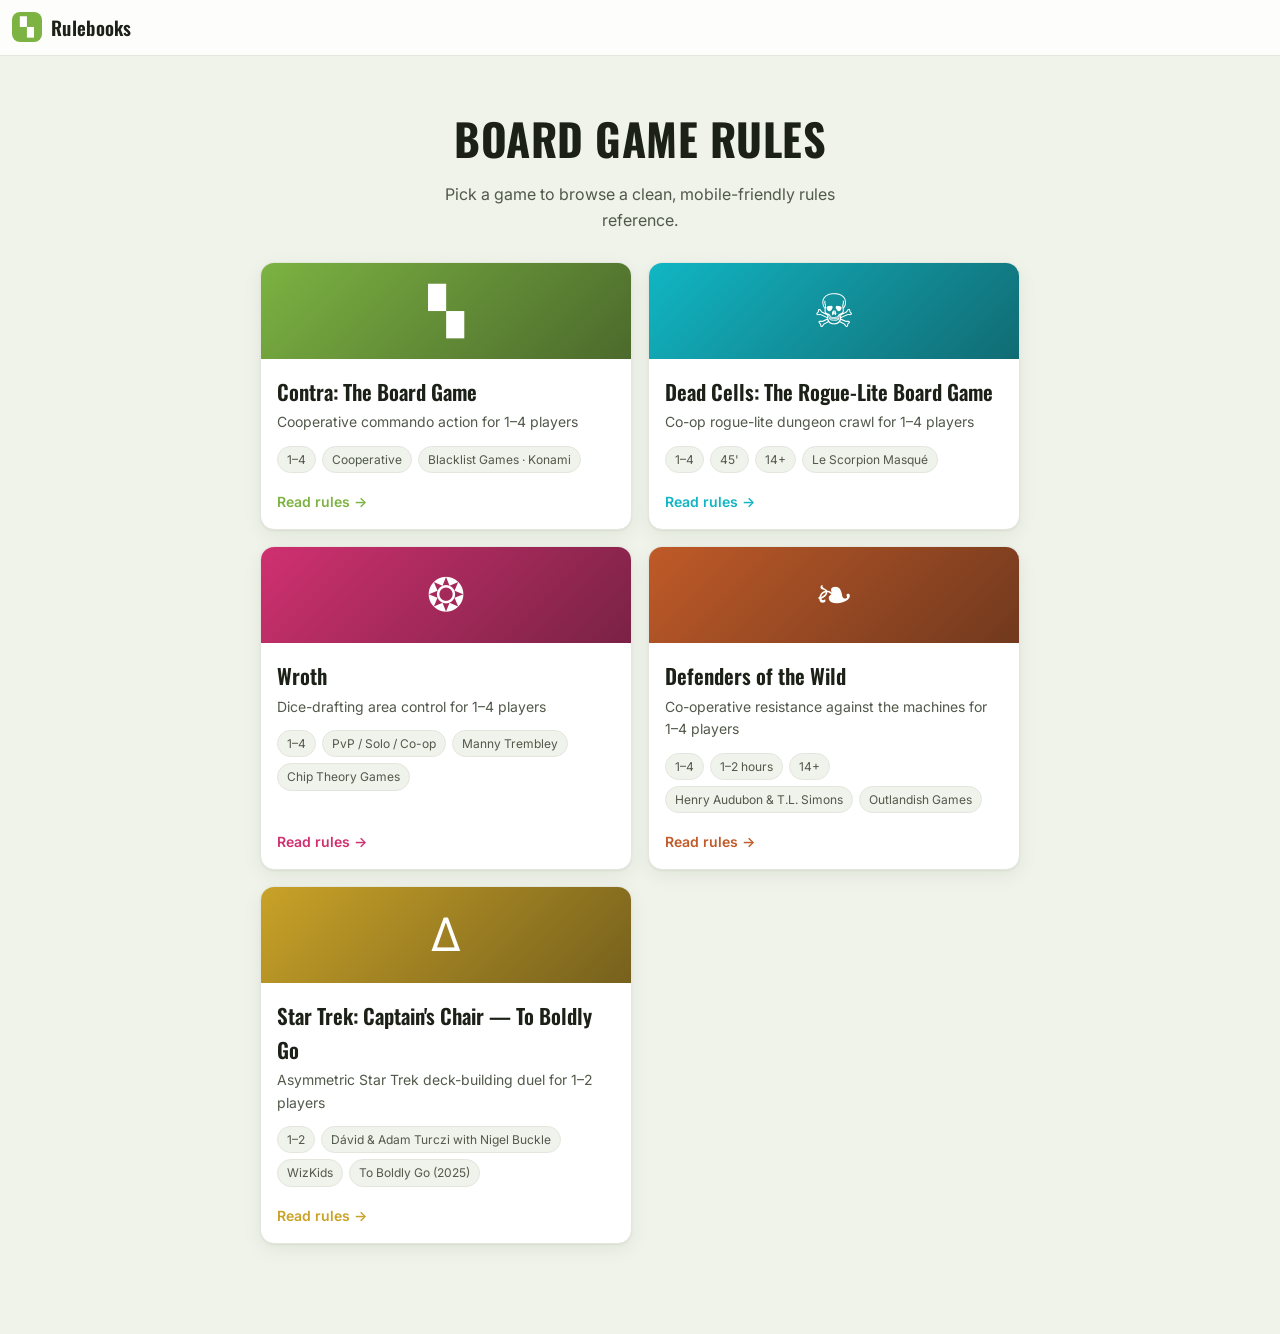
<file: index.html>
<!DOCTYPE html>
<html lang="en">
<head>
  <meta charset="UTF-8" />
  <meta name="viewport" content="width=device-width, initial-scale=1.0, viewport-fit=cover" />
  <meta name="theme-color" content="#1b2a1f" />
  <meta name="description" content="Mobile-friendly board game rules reference." />
  <meta name="robots" content="noindex, nofollow, noarchive, nosnippet, noimageindex" />
  <meta name="googlebot" content="noindex, nofollow" />
  <title>Rulebooks</title>
  <link rel="preconnect" href="https://fonts.googleapis.com" />
  <link rel="preconnect" href="https://fonts.gstatic.com" crossorigin />
  <link href="https://fonts.googleapis.com/css2?family=Oswald:wght@500;600;700&family=Inter:wght@400;500;600&display=swap" rel="stylesheet" />
  <link rel="stylesheet" href="assets/css/styles.css" />
</head>
<body>
  <a class="skip-link" href="#main">Skip to content</a>

  <header class="topbar" id="topbar">
    <button class="topbar__menu" id="menuBtn" aria-label="Open navigation" aria-expanded="false" hidden>
      <span></span><span></span><span></span>
    </button>
    <a class="topbar__brand" href="#/" id="brandLink">
      <span class="topbar__logo">▚</span>
      <span class="topbar__title" id="brandTitle">Rulebooks</span>
    </a>
    <div class="topbar__spacer"></div>
    <button class="topbar__search-btn" id="searchBtn" aria-label="Search rules" hidden>⌕</button>
  </header>

  <div class="layout">
    <aside class="sidebar" id="sidebar" aria-label="Table of contents">
      <div class="sidebar__search">
        <input type="search" id="navSearch" placeholder="Jump to a rule…" autocomplete="off" aria-label="Search rules" />
      </div>
      <nav class="toc" id="toc" aria-label="Sections"></nav>
    </aside>

    <div class="scrim" id="scrim" hidden></div>

    <main class="main" id="main">
      <div class="content" id="content"></div>
    </main>
  </div>

  <script src="assets/js/games/registry.js"></script>
  <script src="assets/js/games/contra.js"></script>
  <script src="assets/js/games/deadcells.js"></script>
  <script src="assets/js/games/wroth.js"></script>
  <script src="assets/js/games/defenders.js"></script>
  <script src="assets/js/games/captainschair.js"></script>
  <script src="assets/js/app.js"></script>
</body>
</html>
</file>
<file: assets/css/styles.css>
/* ===== Rulebooks — mobile-first styles ===== */

:root {
  --accent: #7cb342;
  --accent-ink: #2f4d12;

  --bg: #f6f7f4;
  --surface: #ffffff;
  --surface-2: #f0f2ec;
  --ink: #1c2118;
  --ink-soft: #51594a;
  --ink-faint: #8a917f;
  --line: #e3e6dd;
  --line-strong: #d2d6c8;

  --radius: 14px;
  --radius-sm: 9px;
  --shadow: 0 1px 2px rgba(20, 30, 10, 0.06), 0 6px 20px rgba(20, 30, 10, 0.06);
  --topbar-h: 56px;
  --sidebar-w: 290px;
  --maxw: 760px;

  --font-head: "Oswald", system-ui, sans-serif;
  --font-body: "Inter", system-ui, -apple-system, sans-serif;
}

@media (prefers-color-scheme: dark) {
  :root {
    --bg: #15170f;
    --surface: #1e2118;
    --surface-2: #262a1d;
    --ink: #eef0e6;
    --ink-soft: #b6bca8;
    --ink-faint: #828a72;
    --line: #313626;
    --line-strong: #3d4330;
    --shadow: 0 1px 2px rgba(0, 0, 0, 0.3), 0 6px 20px rgba(0, 0, 0, 0.35);
  }
}

* { box-sizing: border-box; }

html { -webkit-text-size-adjust: 100%; scroll-behavior: smooth; }

body {
  margin: 0;
  font-family: var(--font-body);
  color: var(--ink);
  /* subtle per-game wash: each game's accent gently tints the page */
  background: color-mix(in srgb, var(--accent) 6%, var(--bg));
  line-height: 1.6;
  font-size: 16px;
  -webkit-font-smoothing: antialiased;
}

a { color: var(--accent-ink); text-decoration: none; }
@media (prefers-color-scheme: dark) { a { color: var(--accent); } }

.skip-link {
  position: absolute;
  left: -999px;
  top: 0;
  background: var(--accent);
  color: #fff;
  padding: 8px 14px;
  z-index: 100;
  border-radius: 0 0 8px 0;
}
.skip-link:focus { left: 0; }

/* ===== Topbar ===== */
.topbar {
  position: sticky;
  top: 0;
  z-index: 40;
  height: var(--topbar-h);
  display: flex;
  align-items: center;
  gap: 6px;
  padding: 0 12px;
  padding-top: env(safe-area-inset-top);
  background: color-mix(in srgb, var(--surface) 86%, transparent);
  backdrop-filter: saturate(1.4) blur(10px);
  border-bottom: 1px solid var(--line);
}
.topbar__menu {
  width: 40px; height: 40px;
  display: inline-flex; flex-direction: column; justify-content: center; gap: 4px;
  align-items: center;
  border: 0; background: transparent; cursor: pointer; border-radius: 9px;
  padding: 0;
}
.topbar__menu span {
  display: block; width: 20px; height: 2px; border-radius: 2px;
  background: var(--ink); transition: transform .2s, opacity .2s;
}
.topbar__menu:hover { background: var(--surface-2); }
.topbar__brand { display: inline-flex; align-items: center; gap: 9px; min-width: 0; }
.topbar__logo {
  display: inline-grid; place-items: center;
  width: 30px; height: 30px; border-radius: 8px;
  background: var(--accent); color: #fff; font-size: 18px; line-height: 1;
}
.topbar__title {
  font-family: var(--font-head); font-weight: 600; font-size: 19px;
  letter-spacing: .3px; white-space: nowrap; overflow: hidden; text-overflow: ellipsis;
  color: var(--ink);
}
.topbar__spacer { flex: 1; }
.topbar__search-btn {
  width: 40px; height: 40px; border: 0; background: transparent; cursor: pointer;
  font-size: 22px; border-radius: 9px; color: var(--ink-soft);
}
.topbar__search-btn:hover { background: var(--surface-2); }

/* ===== Layout ===== */
.layout { display: flex; min-height: calc(100vh - var(--topbar-h)); }

.sidebar {
  position: fixed;
  top: var(--topbar-h);
  left: 0;
  width: var(--sidebar-w);
  height: calc(100vh - var(--topbar-h));
  background: color-mix(in srgb, var(--accent) 4%, var(--surface));
  border-right: 1px solid var(--line);
  transform: translateX(-100%);
  transition: transform .26s ease;
  z-index: 35;
  display: flex;
  flex-direction: column;
}
body.drawer-open .sidebar { transform: translateX(0); }

.sidebar__search { padding: 12px; border-bottom: 1px solid var(--line); }
.sidebar__search input {
  width: 100%;
  font: inherit;
  padding: 10px 12px;
  border: 1px solid var(--line-strong);
  border-radius: 10px;
  background: var(--surface-2);
  color: var(--ink);
}
.sidebar__search input:focus {
  outline: 2px solid var(--accent);
  outline-offset: 1px;
  background: var(--surface);
}

.toc { overflow-y: auto; padding: 10px 8px 40px; flex: 1; }
.toc__group { margin-bottom: 14px; }
.toc__chapter {
  font-family: var(--font-head); font-weight: 600; text-transform: uppercase;
  font-size: 11.5px; letter-spacing: 1px; color: var(--ink-faint);
  padding: 6px 12px 4px;
}
.toc__link {
  display: block;
  padding: 8px 12px;
  border-radius: 8px;
  color: var(--ink-soft);
  font-size: 14.5px;
  line-height: 1.35;
}
.toc__link:hover { background: var(--surface-2); color: var(--ink); }
.toc__link.is-active {
  background: color-mix(in srgb, var(--accent) 16%, transparent);
  color: var(--accent-ink);
  font-weight: 600;
  box-shadow: inset 3px 0 0 var(--accent);
}
@media (prefers-color-scheme: dark) {
  .toc__link.is-active { color: var(--ink); }
}

.scrim {
  position: fixed; inset: var(--topbar-h) 0 0 0;
  background: rgba(10, 15, 5, 0.45);
  z-index: 34;
  border: 0;
}

/* ===== Main ===== */
.main {
  flex: 1;
  min-width: 0;
  padding: 22px 18px 80px;
}
.content { max-width: var(--maxw); margin: 0 auto; }

/* ===== Home / game picker ===== */
.home__hero { text-align: center; padding: 18px 0 28px; }
.home__title {
  font-family: var(--font-head); font-weight: 700; font-size: clamp(28px, 7vw, 44px);
  margin: 0 0 8px; letter-spacing: .5px; text-transform: uppercase;
}
.home__sub { color: var(--ink-soft); margin: 0 auto; max-width: 460px; }

.gamegrid {
  display: grid;
  grid-template-columns: 1fr;
  gap: 16px;
}
@media (min-width: 620px) { .gamegrid { grid-template-columns: 1fr 1fr; } }

.gamecard {
  display: flex;
  flex-direction: column;
  background: var(--surface);
  border: 1px solid var(--line);
  border-radius: var(--radius);
  overflow: hidden;
  box-shadow: var(--shadow);
  transition: transform .15s ease, box-shadow .15s ease, border-color .15s;
  color: var(--ink);
}
.gamecard:hover {
  transform: translateY(-3px);
  border-color: var(--card-accent);
  box-shadow: 0 10px 30px rgba(20, 30, 10, 0.12);
}
.gamecard__cover {
  height: 96px;
  display: grid; place-items: center;
  font-size: 46px; color: #fff;
  background: linear-gradient(135deg, var(--card-accent), color-mix(in srgb, var(--card-accent) 55%, #111));
}
.gamecard__body { padding: 16px 16px 6px; flex: 1; }
.gamecard__title { font-family: var(--font-head); font-weight: 600; font-size: 21px; }
.gamecard__tagline { color: var(--ink-soft); font-size: 14px; margin-top: 3px; }
.gamecard__meta { display: flex; flex-wrap: wrap; gap: 6px; margin-top: 12px; }
.gamecard__chip {
  font-size: 12px; padding: 3px 9px; border-radius: 999px;
  background: var(--surface-2); color: var(--ink-soft); border: 1px solid var(--line);
}
.gamecard__go {
  padding: 12px 16px 16px; font-weight: 600; font-size: 14px;
  color: var(--card-accent);
}

/* ===== Game landing ===== */
.landing__hero { display: flex; gap: 16px; align-items: center; margin-bottom: 16px; }
.landing__cover {
  flex: none; width: 64px; height: 64px; border-radius: 16px;
  display: grid; place-items: center; font-size: 34px; color: #fff;
  background: linear-gradient(135deg, var(--accent), color-mix(in srgb, var(--accent) 55%, #111));
}
.landing__title {
  font-family: var(--font-head); font-weight: 700; font-size: clamp(24px, 6vw, 34px);
  margin: 0; line-height: 1.1; text-transform: uppercase; letter-spacing: .5px;
}
.landing__tagline { color: var(--ink-soft); margin: 4px 0 0; }
.landing__meta { display: flex; flex-wrap: wrap; gap: 8px; margin-top: 10px; }
.landing__chip {
  display: inline-flex; gap: 6px; align-items: baseline;
  font-size: 12.5px; padding: 4px 10px; border-radius: 999px;
  background: var(--surface-2); border: 1px solid var(--line);
}
.landing__chip-label { color: var(--ink-faint); text-transform: uppercase; font-size: 10.5px; letter-spacing: .5px; }
.landing__chip-val { font-weight: 600; }
.landing__blurb {
  background: var(--surface); border: 1px solid var(--line); border-left: 4px solid var(--accent);
  padding: 14px 16px; border-radius: var(--radius-sm); color: var(--ink-soft); margin: 4px 0 26px;
}
.landing__contents-title {
  font-family: var(--font-head); text-transform: uppercase; letter-spacing: 1px;
  font-size: 14px; color: var(--ink-faint); margin: 0 0 12px;
}
.landing__chapter { margin-bottom: 22px; }
.landing__chapter-title {
  font-family: var(--font-head); font-weight: 600; font-size: 17px;
  padding-bottom: 6px; margin-bottom: 8px; border-bottom: 2px solid var(--accent);
  display: inline-block;
}
.landing__sections { display: grid; gap: 8px; }
.landing__sec {
  display: block; padding: 12px 14px; border-radius: var(--radius-sm);
  background: var(--surface); border: 1px solid var(--line); color: var(--ink);
  transition: border-color .15s, transform .12s;
}
.landing__sec:hover { border-color: var(--accent); transform: translateX(2px); }
.landing__sec-title { font-weight: 600; display: block; }
.landing__sec-sum { color: var(--ink-faint); font-size: 13.5px; display: block; margin-top: 2px; }

/* ===== Section ===== */
.section__crumb { font-size: 13px; color: var(--ink-faint); margin-bottom: 8px; display: flex; gap: 7px; align-items: center; flex-wrap: wrap; }
.section__crumb-sep { opacity: .6; }
.section__title {
  font-family: var(--font-head); font-weight: 700; font-size: clamp(26px, 6.5vw, 38px);
  margin: 0 0 4px; line-height: 1.08; text-transform: uppercase; letter-spacing: .4px;
}
.section__title::after {
  content: ""; display: block; width: 54px; height: 4px; border-radius: 3px;
  background: var(--accent); margin-top: 12px;
}
.section__summary { color: var(--ink-soft); font-size: 16.5px; margin: 14px 0 22px; }
.section__body > *:first-child { margin-top: 0; }

.blk-p { margin: 0 0 15px; }
.blk-h {
  font-family: var(--font-head); font-weight: 600; font-size: 19px;
  margin: 26px 0 10px; letter-spacing: .3px;
}
.blk-divider { border: 0; border-top: 1px solid var(--line); margin: 22px 0; }

.blk-list { margin: 0 0 16px; padding-left: 22px; }
.blk-list li { margin-bottom: 7px; }
.blk-list--ordered { list-style: decimal; }

/* definition list */
.blk-dl { margin: 0 0 18px; border: 1px solid var(--line); border-radius: var(--radius-sm); overflow: hidden; background: var(--surface); }
.blk-dl__row { display: grid; grid-template-columns: 1fr; border-top: 1px solid var(--line); }
.blk-dl__row:first-child { border-top: 0; }
.blk-dl__term {
  font-weight: 600; color: var(--accent-ink);
  padding: 12px 14px 4px; font-family: var(--font-head); letter-spacing: .3px; font-size: 16px;
}
.blk-dl__def { padding: 0 14px 12px; color: var(--ink-soft); }
@media (prefers-color-scheme: dark) { .blk-dl__term { color: var(--accent); } }
@media (min-width: 560px) {
  .blk-dl__row { grid-template-columns: 200px 1fr; }
  .blk-dl__term { padding: 12px 14px; border-right: 1px solid var(--line); background: var(--surface-2); }
  .blk-dl__def { padding: 12px 14px; }
}

/* inline glyphs */
.glyph {
  height: 1.25em;
  width: auto;
  vertical-align: -0.28em;
  margin: 0 0.06em;
}

/* icon grid (dice faces, advantage types) */
.blk-icons {
  display: grid;
  grid-template-columns: 1fr;
  gap: 10px;
  margin: 0 0 18px;
}
@media (min-width: 480px) { .blk-icons { grid-template-columns: 1fr 1fr; } }
.icon-card {
  display: flex;
  align-items: center;
  gap: 13px;
  padding: 11px 13px;
  border: 1px solid var(--line);
  border-radius: var(--radius-sm);
  background: var(--surface);
}
.icon-card__img {
  flex: none;
  width: 52px;
  height: 52px;
  object-fit: contain;
  border-radius: 8px;
}
.icon-card__text { min-width: 0; }
.icon-card__term {
  font-family: var(--font-head); font-weight: 600; font-size: 16px;
  color: var(--accent-ink); letter-spacing: .3px;
}
@media (prefers-color-scheme: dark) { .icon-card__term { color: var(--ink); } }
.icon-card__def { color: var(--ink-soft); font-size: 14px; margin-top: 1px; }

/* steps */
.blk-steps { list-style: none; counter-reset: none; margin: 0 0 18px; padding: 0; }
.blk-steps__item { display: flex; gap: 14px; padding: 4px 0 18px; }
.blk-steps__num {
  flex: none; width: 34px; height: 34px; border-radius: 50%;
  display: grid; place-items: center; font-family: var(--font-head); font-weight: 700;
  background: var(--accent); color: #fff; font-size: 16px;
}
.blk-steps__body { flex: 1; min-width: 0; padding-top: 3px; }
.blk-steps__title { font-family: var(--font-head); font-weight: 600; font-size: 18px; margin-bottom: 3px; }
.blk-steps__text { color: var(--ink-soft); }
.blk-steps__text ul { margin: 8px 0 0; padding-left: 20px; }
.blk-steps__text li { margin-bottom: 5px; }

/* callouts */
.callout {
  margin: 0 0 18px; padding: 14px 16px; border-radius: var(--radius-sm);
  border: 1px solid var(--line); border-left: 4px solid var(--ink-faint);
  background: var(--surface);
}
.callout__title { font-family: var(--font-head); font-weight: 600; font-size: 15px; letter-spacing: .4px; margin-bottom: 4px; }
.callout__body { color: var(--ink-soft); }
.callout__body > *:last-child { margin-bottom: 0; }
.callout--golden { border-left-color: #e0a32e; background: color-mix(in srgb, #e0a32e 9%, var(--surface)); }
.callout--golden .callout__title { color: #9a6c0c; }
.callout--tip { border-left-color: var(--accent); background: color-mix(in srgb, var(--accent) 9%, var(--surface)); }
.callout--tip .callout__title { color: var(--accent-ink); }
.callout--warn { border-left-color: #d9534f; background: color-mix(in srgb, #d9534f 8%, var(--surface)); }
.callout--warn .callout__title { color: #b23c39; }
.callout--note { border-left-color: #4a90d9; background: color-mix(in srgb, #4a90d9 8%, var(--surface)); }
.callout--note .callout__title { color: #2c6cb0; }
.callout--example { border-left-color: var(--ink-faint); background: var(--surface-2); }
.callout--example .callout__title { color: var(--ink-faint); text-transform: uppercase; font-size: 12.5px; letter-spacing: 1px; }
@media (prefers-color-scheme: dark) {
  .callout--golden .callout__title { color: #e0a32e; }
  .callout--tip .callout__title { color: var(--accent); }
  .callout--warn .callout__title { color: #ec7b78; }
  .callout--note .callout__title { color: #7db4ec; }
}

/* faq */
.blk-faq { margin: 0 0 18px; display: grid; gap: 8px; }
.blk-faq__item {
  border: 1px solid var(--line); border-radius: var(--radius-sm);
  background: var(--surface); overflow: hidden;
}
.blk-faq__q {
  cursor: pointer; padding: 12px 40px 12px 14px; font-weight: 600; position: relative;
  list-style: none;
}
.blk-faq__q::-webkit-details-marker { display: none; }
.blk-faq__q::after {
  content: "+"; position: absolute; right: 14px; top: 50%; transform: translateY(-50%);
  font-size: 20px; color: var(--accent); font-weight: 400;
}
.blk-faq__item[open] .blk-faq__q::after { content: "−"; }
.blk-faq__a { padding: 0 14px 13px; color: var(--ink-soft); }

/* story cards */
.story {
  border: 1px solid var(--line); border-radius: var(--radius);
  background: var(--surface); padding: 16px; margin: 0 0 20px; box-shadow: var(--shadow);
}
.story__head { display: flex; flex-wrap: wrap; gap: 10px; align-items: center; justify-content: space-between; margin-bottom: 10px; }
.story__part {
  font-family: var(--font-head); font-weight: 700; font-size: 20px; text-transform: uppercase;
  letter-spacing: .5px; color: var(--accent-ink);
}
@media (prefers-color-scheme: dark) { .story__part { color: var(--accent); } }
.story__tags { display: flex; gap: 8px; flex-wrap: wrap; }
.story__tag {
  display: inline-flex; flex-direction: column; line-height: 1.1;
  background: var(--surface-2); border: 1px solid var(--line);
  border-radius: 8px; padding: 4px 10px;
}
.story__tag-label { font-size: 9.5px; text-transform: uppercase; letter-spacing: .6px; color: var(--ink-faint); }
.story__tag-val { font-weight: 600; font-size: 14px; }
.story__prologue { font-style: italic; color: var(--ink-soft); margin: 0 0 12px; }
.story__meta { font-size: 14px; display: grid; gap: 4px; margin-bottom: 12px; }
.story__metarow strong { font-family: var(--font-head); font-weight: 600; }
.story__outcomes { display: grid; gap: 10px; }
@media (min-width: 560px) { .story__outcomes { grid-template-columns: 1fr 1fr; } }
.story__outcome { padding: 11px 13px; border-radius: var(--radius-sm); border: 1px solid var(--line); }
.story__outcome--win { background: color-mix(in srgb, var(--accent) 9%, var(--surface)); border-left: 3px solid var(--accent); }
.story__outcome--lose { background: color-mix(in srgb, #d9534f 7%, var(--surface)); border-left: 3px solid #d9534f; }
.story__outcome-label { font-family: var(--font-head); font-weight: 600; font-size: 12.5px; text-transform: uppercase; letter-spacing: .6px; margin-bottom: 4px; }
.story__outcome--win .story__outcome-label { color: var(--accent-ink); }
.story__outcome--lose .story__outcome-label { color: #b23c39; }
.story__outcome-text { font-size: 14px; color: var(--ink-soft); }
@media (prefers-color-scheme: dark) {
  .story__outcome--win .story__outcome-label { color: var(--accent); }
  .story__outcome--lose .story__outcome-label { color: #ec7b78; }
}

/* pager */
.pager { display: flex; gap: 12px; margin-top: 36px; padding-top: 20px; border-top: 1px solid var(--line); }
.pager > * { flex: 1; }
.pager__btn {
  display: flex; flex-direction: column; gap: 2px;
  padding: 12px 14px; border: 1px solid var(--line); border-radius: var(--radius-sm);
  background: var(--surface); color: var(--ink); transition: border-color .15s, transform .12s;
}
.pager__btn:hover { border-color: var(--accent); transform: translateY(-2px); }
.pager__btn--next { text-align: right; }
.pager__dir { font-size: 12px; color: var(--accent); font-weight: 600; }
.pager__name { font-weight: 600; font-size: 14.5px; }

/* compact top pager: slim single-row buttons for quick flipping */
.pager--top { margin-top: 4px; margin-bottom: 24px; padding-top: 0; border-top: none; }
.pager--top .pager__btn { flex-direction: row; align-items: center; padding: 8px 14px; }
.pager--top .pager__name { display: none; }

/* ===== Desktop ===== */
@media (min-width: 960px) {
  .topbar__menu { display: none; }
  .topbar__search-btn { display: none !important; }
  body.has-sidebar .sidebar { transform: translateX(0); }
  body.has-sidebar .main { margin-left: var(--sidebar-w); }
  .scrim { display: none !important; }
  .main { padding: 30px 36px 90px; }
}
</file>
